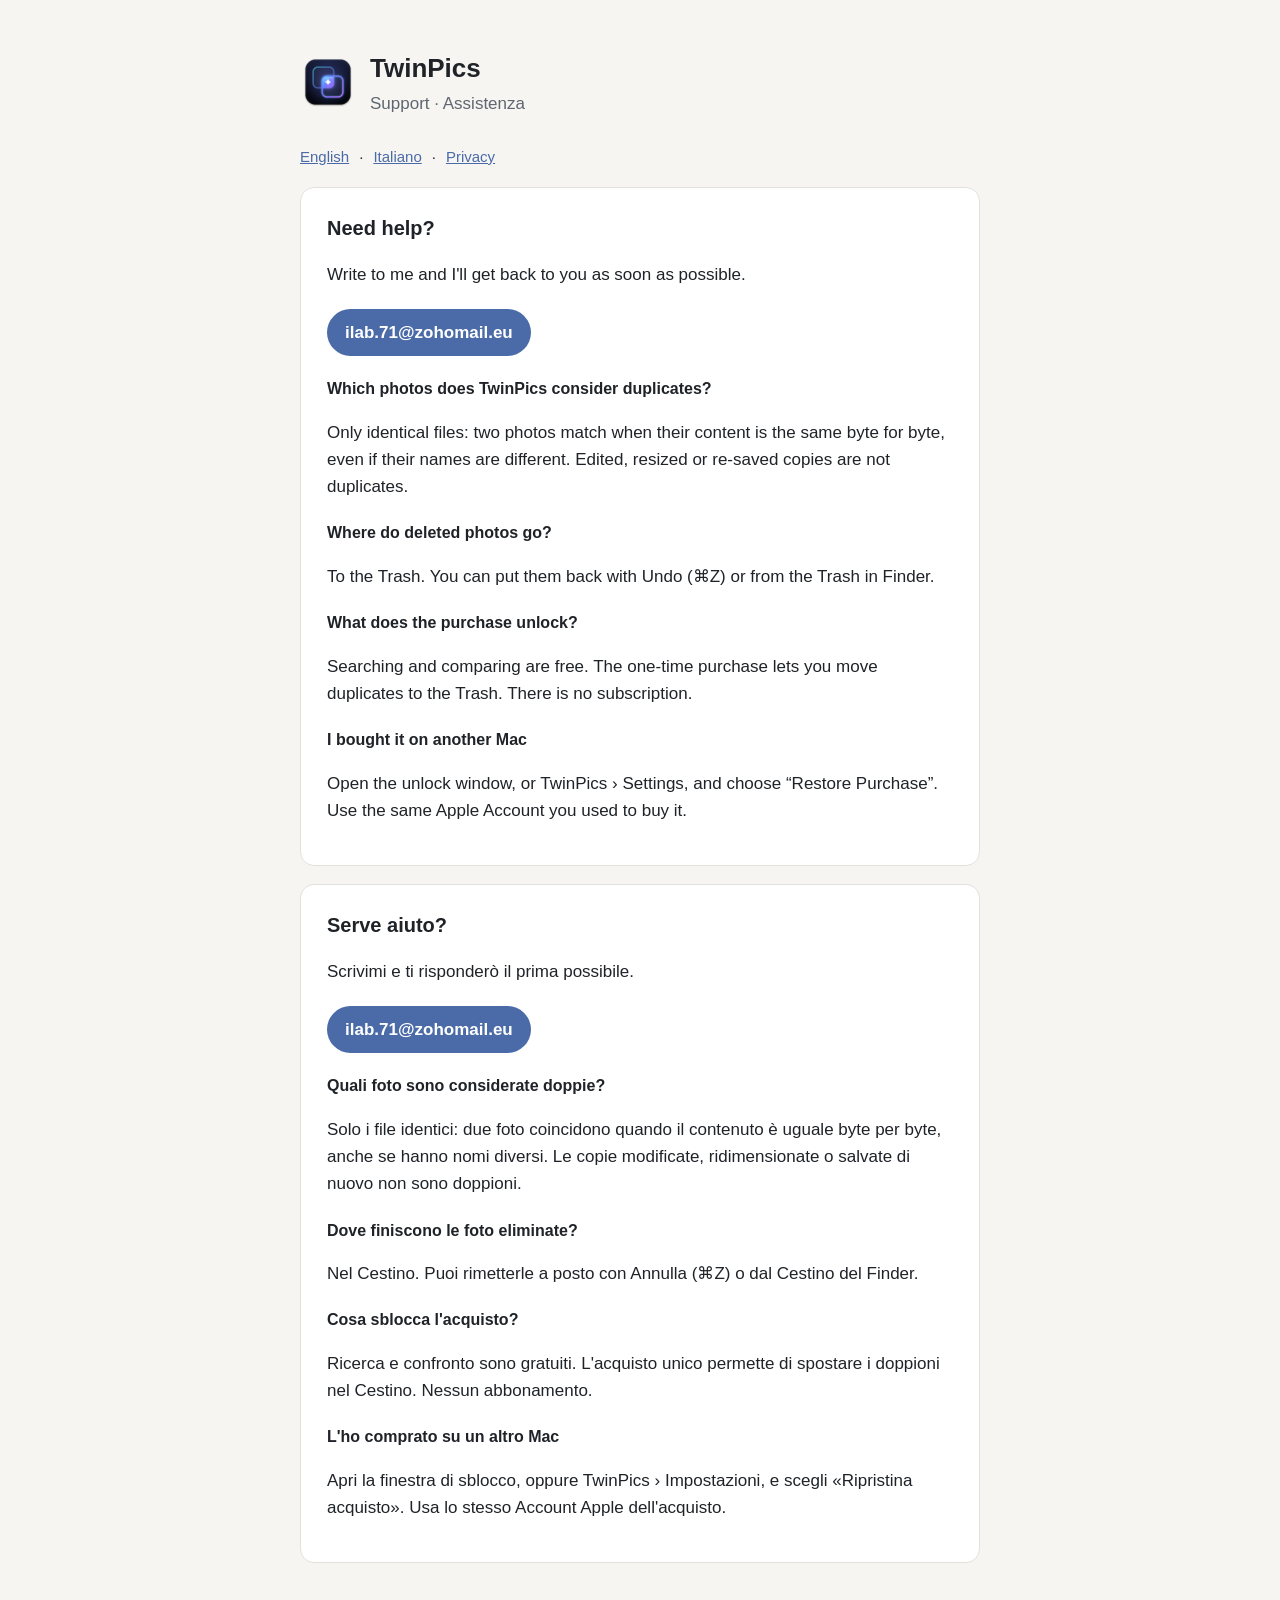
<file: index.html>
<!doctype html>
<html lang="en">
<head>
<meta charset="utf-8">
<meta name="viewport" content="width=device-width, initial-scale=1">
<title>TwinPics – Support</title>
<link rel="stylesheet" href="style.css">
<link rel="icon" href="icon.png">
</head>
<body>
<main>
  <header>
    <img src="icon.png" alt="">
    <div><h1>TwinPics</h1><p>Support · Assistenza</p></div>
  </header>
  <nav class="lang"><a href="#en">English</a> · <a href="#it">Italiano</a> · <a href="privacy.html">Privacy</a></nav>

  <section id="en">
    <h2>Need help?</h2>
    <p>Write to me and I'll get back to you as soon as possible.</p>
    <a class="mail" href="mailto:ilab.71@zohomail.eu?subject=TwinPics">ilab.71@zohomail.eu</a>

    <h3>Which photos does TwinPics consider duplicates?</h3>
    <p>Only identical files: two photos match when their content is the same byte for byte, even if their names are different. Edited, resized or re-saved copies are not duplicates.</p>
    <h3>Where do deleted photos go?</h3>
    <p>To the Trash. You can put them back with Undo (⌘Z) or from the Trash in Finder.</p>
    <h3>What does the purchase unlock?</h3>
    <p>Searching and comparing are free. The one-time purchase lets you move duplicates to the Trash. There is no subscription.</p>
    <h3>I bought it on another Mac</h3>
    <p>Open the unlock window, or TwinPics › Settings, and choose “Restore Purchase”. Use the same Apple Account you used to buy it.</p>
  </section>

  <section id="it" lang="it">
    <h2>Serve aiuto?</h2>
    <p>Scrivimi e ti risponderò il prima possibile.</p>
    <a class="mail" href="mailto:ilab.71@zohomail.eu?subject=TwinPics">ilab.71@zohomail.eu</a>

    <h3>Quali foto sono considerate doppie?</h3>
    <p>Solo i file identici: due foto coincidono quando il contenuto è uguale byte per byte, anche se hanno nomi diversi. Le copie modificate, ridimensionate o salvate di nuovo non sono doppioni.</p>
    <h3>Dove finiscono le foto eliminate?</h3>
    <p>Nel Cestino. Puoi rimetterle a posto con Annulla (⌘Z) o dal Cestino del Finder.</p>
    <h3>Cosa sblocca l'acquisto?</h3>
    <p>Ricerca e confronto sono gratuiti. L'acquisto unico permette di spostare i doppioni nel Cestino. Nessun abbonamento.</p>
    <h3>L'ho comprato su un altro Mac</h3>
    <p>Apri la finestra di sblocco, oppure TwinPics › Impostazioni, e scegli «Ripristina acquisto». Usa lo stesso Account Apple dell'acquisto.</p>
  </section>
</main>
</body>
</html>
</file>
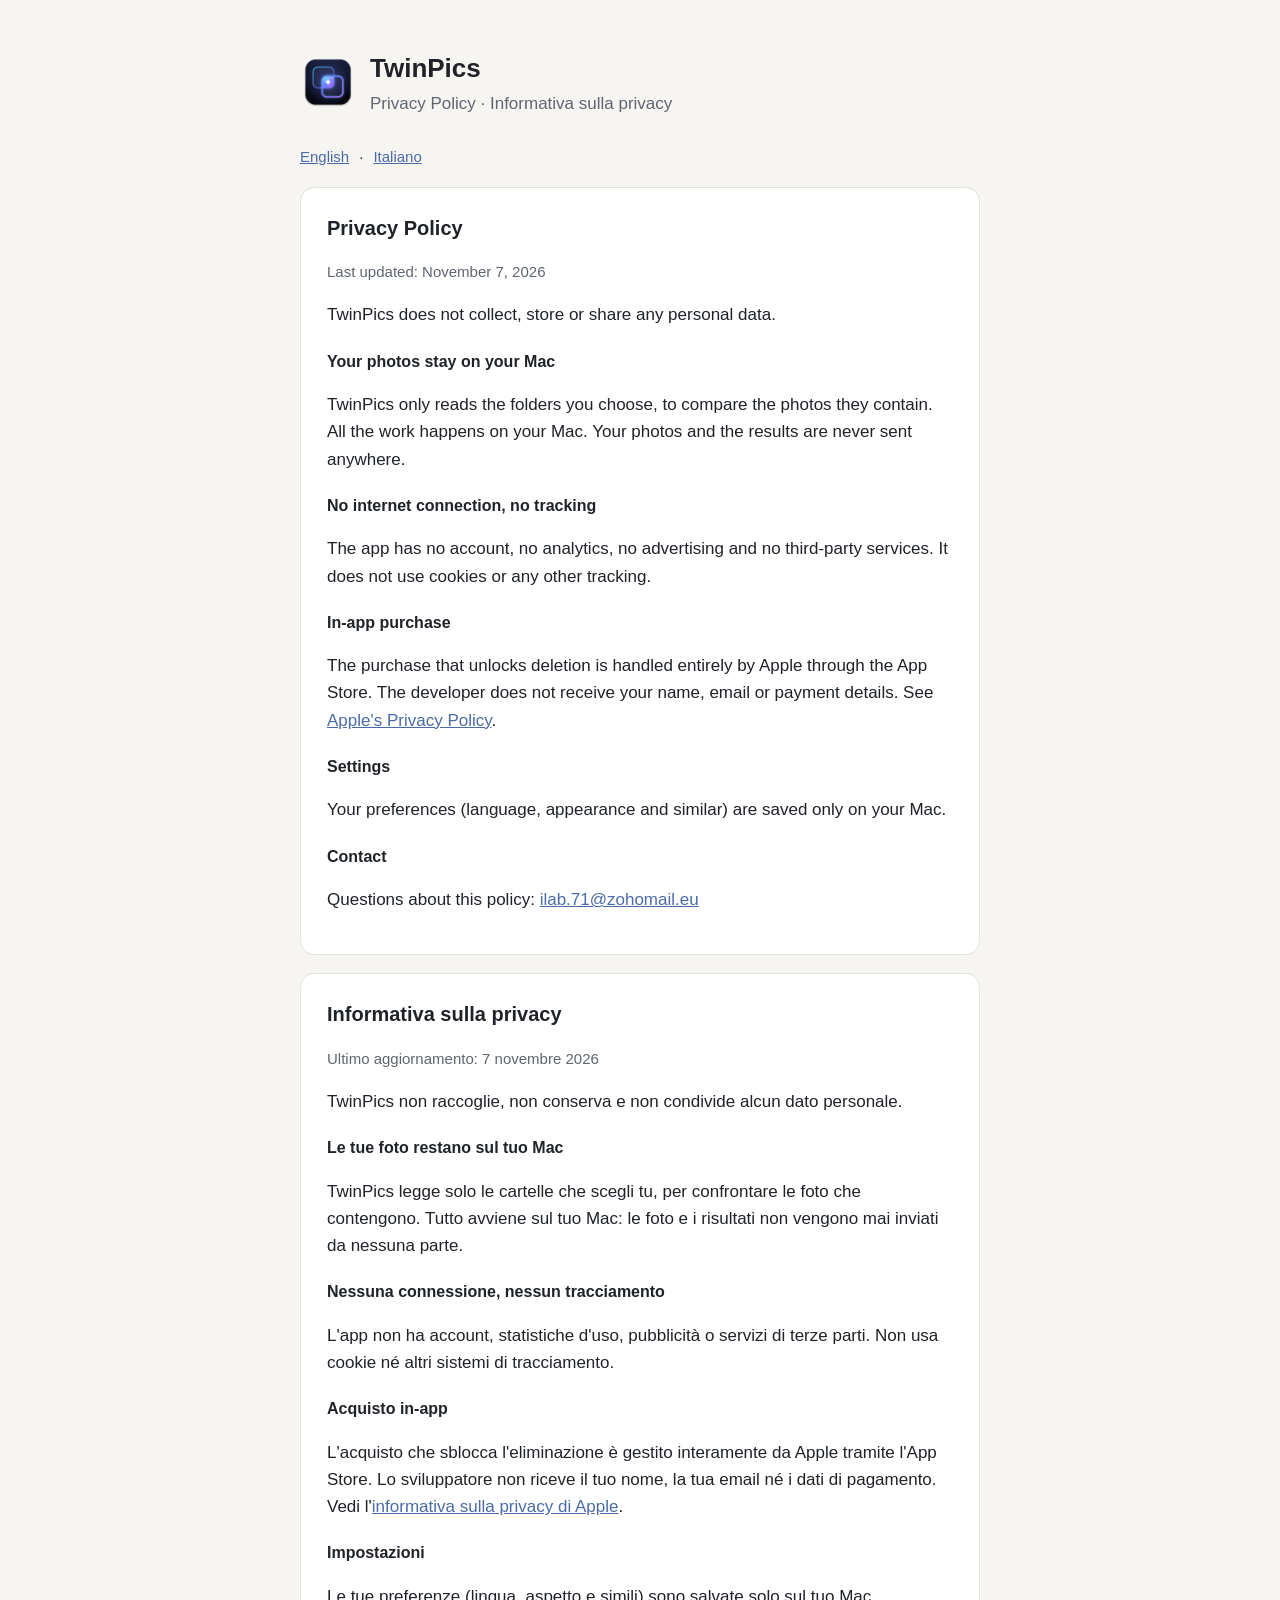
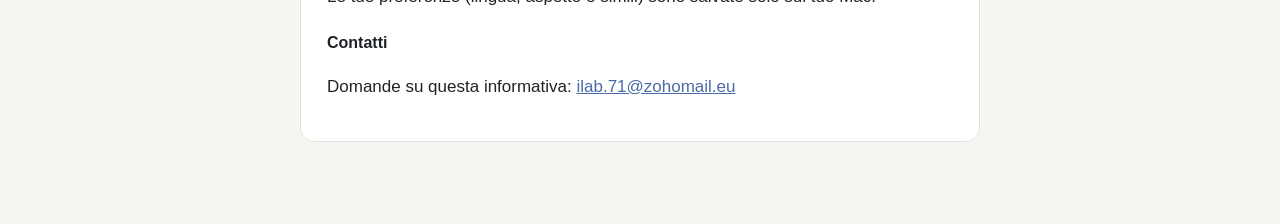
<file: privacy.html>
<!doctype html>
<html lang="en">
<head>
<meta charset="utf-8">
<meta name="viewport" content="width=device-width, initial-scale=1">
<title>TwinPics – Privacy Policy</title>
<link rel="stylesheet" href="style.css">
<link rel="icon" href="icon.png">
</head>
<body>
<main>
  <header>
    <img src="icon.png" alt="">
    <div><h1>TwinPics</h1><p>Privacy Policy · Informativa sulla privacy</p></div>
  </header>
  <nav class="lang"><a href="#en">English</a> · <a href="#it">Italiano</a></nav>

  <section id="en">
    <h2>Privacy Policy</h2>
    <p class="muted">Last updated: November 7, 2026</p>
    <p>TwinPics does not collect, store or share any personal data.</p>
    <h3>Your photos stay on your Mac</h3>
    <p>TwinPics only reads the folders you choose, to compare the photos they contain. All the work happens on your Mac. Your photos and the results are never sent anywhere.</p>
    <h3>No internet connection, no tracking</h3>
    <p>The app has no account, no analytics, no advertising and no third-party services. It does not use cookies or any other tracking.</p>
    <h3>In-app purchase</h3>
    <p>The purchase that unlocks deletion is handled entirely by Apple through the App Store. The developer does not receive your name, email or payment details. See <a href="https://www.apple.com/legal/privacy/">Apple's Privacy Policy</a>.</p>
    <h3>Settings</h3>
    <p>Your preferences (language, appearance and similar) are saved only on your Mac.</p>
    <h3>Contact</h3>
    <p>Questions about this policy: <a href="mailto:ilab.71@zohomail.eu">ilab.71@zohomail.eu</a></p>
  </section>

  <section id="it" lang="it">
    <h2>Informativa sulla privacy</h2>
    <p class="muted">Ultimo aggiornamento: 7 novembre 2026</p>
    <p>TwinPics non raccoglie, non conserva e non condivide alcun dato personale.</p>
    <h3>Le tue foto restano sul tuo Mac</h3>
    <p>TwinPics legge solo le cartelle che scegli tu, per confrontare le foto che contengono. Tutto avviene sul tuo Mac: le foto e i risultati non vengono mai inviati da nessuna parte.</p>
    <h3>Nessuna connessione, nessun tracciamento</h3>
    <p>L'app non ha account, statistiche d'uso, pubblicità o servizi di terze parti. Non usa cookie né altri sistemi di tracciamento.</p>
    <h3>Acquisto in-app</h3>
    <p>L'acquisto che sblocca l'eliminazione è gestito interamente da Apple tramite l'App Store. Lo sviluppatore non riceve il tuo nome, la tua email né i dati di pagamento. Vedi l'<a href="https://www.apple.com/it/legal/privacy/">informativa sulla privacy di Apple</a>.</p>
    <h3>Impostazioni</h3>
    <p>Le tue preferenze (lingua, aspetto e simili) sono salvate solo sul tuo Mac.</p>
    <h3>Contatti</h3>
    <p>Domande su questa informativa: <a href="mailto:ilab.71@zohomail.eu">ilab.71@zohomail.eu</a></p>
  </section>
</main>
</body>
</html>
</file>
<file: style.css>
:root {
  --bg: #f6f5f2; --card: #ffffff; --text: #1f2328; --muted: #5f6670;
  --accent: #4a6ba8; --line: #e3e1dc;
}
@media (prefers-color-scheme: dark) {
  :root { --bg: #17181b; --card: #212327; --text: #ecedef; --muted: #a2a7ae; --accent: #8fa8cf; --line: #33363b; }
}
* { box-sizing: border-box; }
body {
  margin: 0; background: var(--bg); color: var(--text);
  font: 17px/1.6 -apple-system, BlinkMacSystemFont, "Helvetica Neue", Arial, sans-serif;
}
main { max-width: 720px; margin: 0 auto; padding: 48px 20px 64px; }
header { display: flex; align-items: center; gap: 14px; margin-bottom: 28px; }
header img { width: 56px; height: 56px; }
header h1 { margin: 0; font-size: 26px; }
header p { margin: 0; color: var(--muted); }
section { background: var(--card); border: 1px solid var(--line); border-radius: 14px; padding: 24px 26px; margin-bottom: 18px; }
h2 { margin-top: 0; font-size: 20px; }
h3 { font-size: 16px; margin: 20px 0 4px; }
a { color: var(--accent); }
.lang { display: flex; gap: 10px; margin-bottom: 18px; font-size: 15px; }
.muted { color: var(--muted); font-size: 15px; }
.mail { display: inline-block; margin-top: 4px; padding: 10px 18px; border-radius: 999px; background: var(--accent); color: #fff; text-decoration: none; font-weight: 600; }
@media (prefers-color-scheme: dark) { .mail { color: #17181b; } }
</file>
